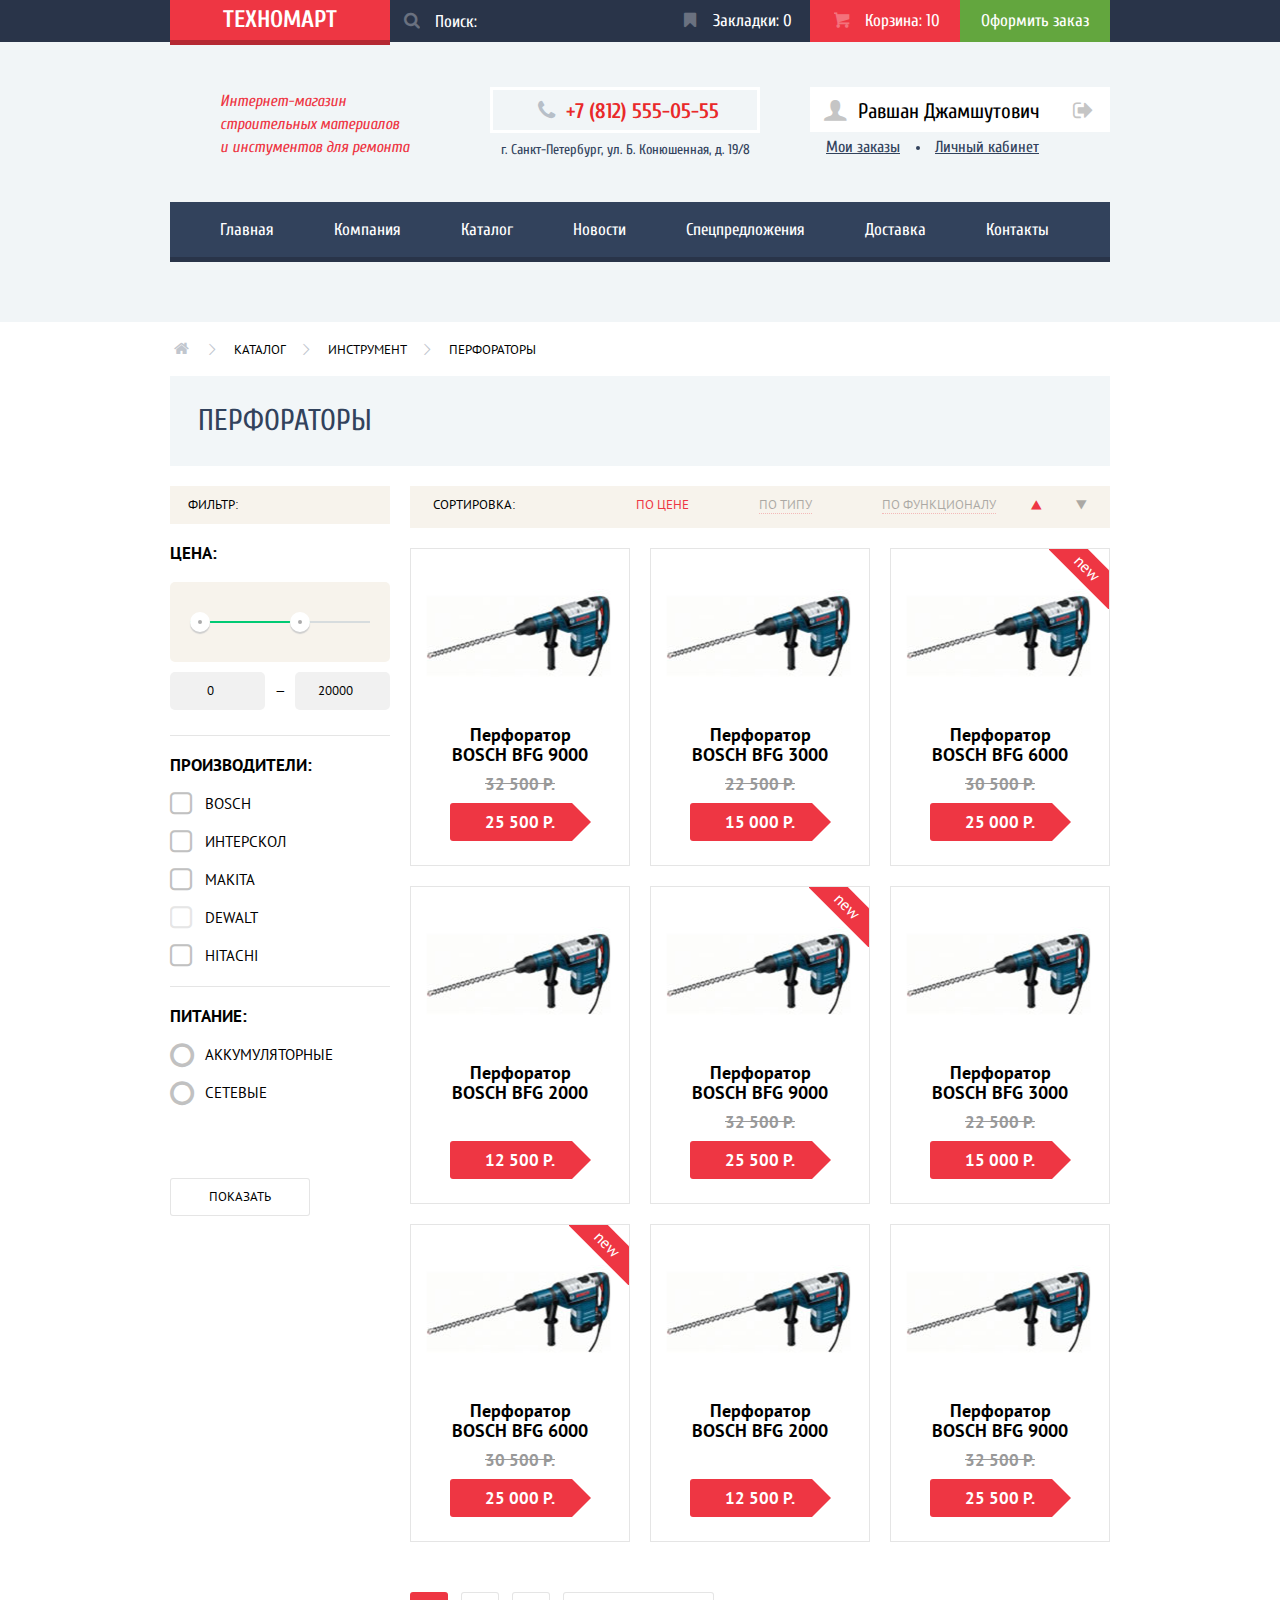
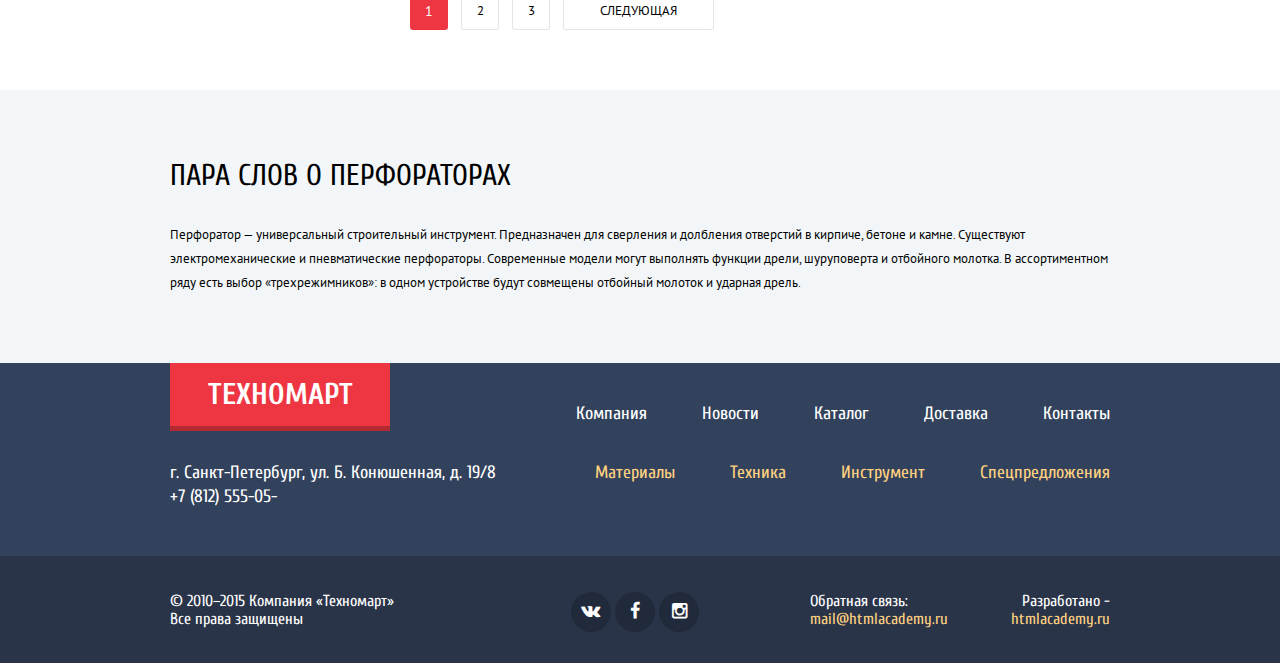
<file: catalog.html>
<!DOCTYPE html>
<html lang="ru">
<head>
    <meta charset="utf-8">
    <title> Каталог товаров магазина "Техномарт" </title>
    <link href='http://fonts.googleapis.com/css?family=Cuprum:400,400italic,700&subset=latin,cyrillic' rel='stylesheet' type='text/css'>
    <link href='http://fonts.googleapis.com/css?family=PT+Sans:400,700&subset=latin,cyrillic' rel='stylesheet' type='text/css'>
    <link rel="stylesheet" href="css/normalize.css">
    <link rel="stylesheet" href="css/style.css">
</head>
<body>

    <!-- ********************* Header *********************** -->

    <header class="header">

        <div class="header-main">

            <div class="container clearfix">

                <div class="f-left">
                    <a class="logo" href="index.html">техномарт</a>
                    <form class="search" action="/echo" method="post">
                        <input class="search-input" type="search" placeholder="Поиск:">
                        <button class="search-btn">
                            <span class="icon-search"></span>
                        </button>
                    </form>
                </div>

                <div class="f-right">
                    <a class="header-counter" href="#">
                        <span class="icon-bookmark"></span>
                        Закладки: 0
                    </a>
                    <a class="header-counter active" href="#">
                        <span class="icon-basket"></span>
                        Корзина: 10
                    </a>
                    <a class="btn-basket" href="#">Оформить заказ</a>
                </div>

            </div>

        </div>

        <div class="container clearfix">

            <p class="site-desc">
                Интернет-магазин строительных материалов и инстументов для ремонта
            </p>

            <address class="header-contacts">
                <div class="tel">
                    <span class="icon-phone"></span>
                    +7 (812) 555-05-55
                </div>
                <p>г. Санкт-Петербург, ул. Б. Конюшенная, д. 19/8</p>
            </address>

            <div class="user-block">
                <div class="btn-auth personal">
                    <a class="profile" href="#">
                        <span class="icon-user"></span>Равшан Джамшутович
                    </a>
                    <a class="logout" href="#">
                        <span class="icon-logout"></span>
                    </a>
                </div>
                <div class="user-block-links">
                    <a href="#">Мои заказы</a>
                    <a href="#">Личный кабинет</a>                    
                </div>
            </div>
        </div>

        <div class="container">
            
            <nav class="main-menu">
                <ul>
                    <li class="main-menu-item">
                        <a href="index.html">Главная</a>
                    <li class="main-menu-item">
                        <a href="#">Компания</a>
                    <li class="main-menu-item active">
                        <a href="#">Каталог</a>
                    <li class="main-menu-item">
                        <a href="#">Новости</a>
                    <li class="main-menu-item">
                        <a href="#">Спецпредложения</a>
                    <li class="main-menu-item">
                        <a href="#">Доставка</a>
                    <li class="main-menu-item">
                        <a href="#">Контакты</a>
                </ul>
            </nav>

        </div>

    </header>

    <!-- ************************* Content ********************************* -->

    <div class="container">
        
        <section class="catalog">
            
            <header class="catalog-header">

                <div class="breadcrumbs"> 
                    <a href="index.html"><span class="icon-home"></span></a>
                    <a href="#">каталог</a>
                    <a href="#">инструмент</a>
                    <a href="#">перфораторы</a>
                </div>
                <h1 class="catalog-header_title">перфораторы</h1>

            </header>

            <div class="clearfix">

                <div class="catalog-column-left">

                    <form action="/echo" method="post">

                        <fieldset class="catalog-filter">

                            <legend class="catalog-filter_main-title">фильтр:</legend>

                            <div class="catalog-filter_price">
                                <div class="catalog-filter_title">цена:</div>
                                <div class="range-controls">
                                    <div class="scale">
                                        <div class="bar" style="margin-left: 0; margin-right: 60px"></div>
                                    </div>
                                    <div class="toggle min-toggle"></div>
                                    <div class="toggle max-toggle"></div>
                                </div>
                                <div class="price-controls">
                                    <input class="min-price" name="min-price" type="number" min="0" max="30000" step="100" value="0"> &mdash; <input class="max-price" name="max-price" type="number" min="100" max="30000" step="100" value="20000">
                                </div>
                            </div>

                            <div class="catalog-filter_brands">
                                <div class="catalog-filter_title">производители:</div>
                                <div class="form-wrapper">
                                    <input type="checkbox" name="filter-brands" id="bosh">
                                    <label for="bosh">bosch</label>
                                </div>
                                <div class="form-wrapper">
                                    <input type="checkbox" name="filter-brands" id="interscol">
                                    <label for="interscol">интерскол</label>
                                </div>
                                <div class="form-wrapper">
                                    <input type="checkbox" name="filter-brands" id="makita">
                                    <label for="makita">makita</label>
                                </div>
                                <div class="form-wrapper">
                                    <input type="checkbox" name="filter-brands" id="dewalt" disabled>
                                    <label for="dewalt">dewalt</label>
                                </div>
                                <div class="form-wrapper">
                                    <input type="checkbox" name="filter-brands" id="hitachi">
                                    <label for="hitachi">hitachi</label>
                                </div>
                            </div>

                            <div class="catalog-filter_type">
                                <div class="catalog-filter_title">питание:</div>
                                <div class="form-wrapper">
                                    <input type="radio" name="filter-type" id="battery">
                                    <label for="battery">аккумуляторные</label>
                                </div>
                                <div class="form-wrapper">
                                    <input type="radio" name="filter-type" id="network">
                                    <label for="network">сетевые</label>
                                </div>
                            </div>

                            <input class="btn btn-white" type="submit" value="показать">
                
                        </fieldset>

                    </form>

                </div> <!-- END catalog-column-left -->

                <div class="catalog-column-right">
                    
                    <section class="catalog-sort">
                        <div class="catalog-wrapper">
                            <span class="catalog-sort_title">сортировка:</span>
                        </div>
                        <div class="catalog-wrapper">
                            <span class="catalog-sort_method active">по цене</span>
                        </div>
                        <div class="catalog-wrapper">
                            <a class="catalog-sort_method" href="#">по типу</a>
                        </div>
                        <div class="catalog-wrapper">
                            <a class="catalog-sort_method" href="#">по функционалу</a>
                        </div>
                        <div class="catalog-wrapper">
                            <span class="catalog-sort_method icon-up-dir active"></span>
                        </div>
                        <div class="catalog-wrapper">
                            <a class="catalog-sort_method" href="#">
                                <span class="icon-down-dir"></span>
                            </a>
                        </div>
                    </section>

                    <section class="catalog-items clearfix">

                        <article class="goods-item">
                            <div class="goods-item_hover">
                                <a class="btn btn-buy" href="#"><span class="icon-basket"></span>Купить</a>
                                <a class="btn btn-bookmark" href="#">В закладки</a>
                            </div>
                            <img class="goods_photo" src="img/goods-item.jpg" width="218" height="162" alt="">
                            <h3 class="goods_title">Перфоратор BOSCH BFG 9000</h3>
                            <div class="goods_old-price">32 500 р.</div>
                            <div class="goods_price">25 500 р.</div>
                        </article>
                        
                        <article class="goods-item">
                            <div class="goods-item_hover">
                                <a class="btn btn-buy" href="#"><span class="icon-basket"></span>Купить</a>
                                <a class="btn btn-bookmark" href="#">В закладки</a>
                            </div>
                            <img class="goods_photo" src="img/goods-item.jpg" width="218" height="162" alt="">
                            <h3 class="goods_title">Перфоратор BOSCH BFG 3000</h3>
                            <div class="goods_old-price">22 500 р.</div>
                            <div class="goods_price">15 000 р.</div>
                        </article>

                        <article class="goods-item">
                            <div class="flag">
                                <div class="flag-new">new</div>
                            </div>                            
                            <div class="goods-item_hover">
                                <a class="btn btn-buy" href="#"><span class="icon-basket"></span>Купить</a>
                                <a class="btn btn-bookmark" href="#">В закладки</a>
                            </div>
                            <img class="goods_photo" src="img/goods-item.jpg" width="218" height="162" alt="">
                            <h3 class="goods_title">Перфоратор BOSCH BFG 6000</h3>
                            <div class="goods_old-price">30 500 р.</div>
                            <div class="goods_price">25 000 р.</div>
                        </article>

                        <article class="goods-item">
                            <div class="goods-item_hover">
                                <a class="btn btn-buy" href="#"><span class="icon-basket"></span>Купить</a>
                                <a class="btn btn-bookmark" href="#">В закладки</a>
                            </div>
                            <img class="goods_photo" src="img/goods-item.jpg" width="218" height="162" alt="">
                            <h3 class="goods_title">Перфоратор BOSCH BFG 2000</h3>
                            <div class="goods_old-price"></div>
                            <div class="goods_price">12 500 р.</div>
                        </article>

                        <article class="goods-item">
                            <div class="flag">
                                <div class="flag-new">new</div>
                            </div>
                            <div class="goods-item_hover">
                                <a class="btn btn-buy" href="#"><span class="icon-basket"></span>Купить</a>
                                <a class="btn btn-bookmark" href="#">В закладки</a>
                            </div>
                            <img class="goods_photo" src="img/goods-item.jpg" width="218" height="162" alt="">
                            <h3 class="goods_title">Перфоратор BOSCH BFG 9000</h3>
                            <div class="goods_old-price">32 500 р.</div>
                            <div class="goods_price">25 500 р.</div>
                        </article>
                        
                        <article class="goods-item">
                            <div class="goods-item_hover">
                                <a class="btn btn-buy" href="#"><span class="icon-basket"></span>Купить</a>
                                <a class="btn btn-bookmark" href="#">В закладки</a>
                            </div>
                            <img class="goods_photo" src="img/goods-item.jpg" width="218" height="162" alt="">
                            <h3 class="goods_title">Перфоратор BOSCH BFG 3000</h3>
                            <div class="goods_old-price">22 500 р.</div>
                            <div class="goods_price">15 000 р.</div>
                        </article>

                        <article class="goods-item">
                            <div class="flag">
                                <div class="flag-new">new</div>
                            </div>
                            <div class="goods-item_hover">
                                <a class="btn btn-buy" href="#"><span class="icon-basket"></span>Купить</a>
                                <a class="btn btn-bookmark" href="#">В закладки</a>
                            </div>
                            <img class="goods_photo" src="img/goods-item.jpg" width="218" height="162" alt="">
                            <h3 class="goods_title">Перфоратор BOSCH BFG 6000</h3>
                            <div class="goods_old-price">30 500 р.</div>
                            <div class="goods_price">25 000 р.</div>
                        </article>

                        <article class="goods-item">
                            <div class="goods-item_hover">
                                <a class="btn btn-buy" href="#"><span class="icon-basket"></span>Купить</a>
                                <a class="btn btn-bookmark" href="#">В закладки</a>
                            </div>
                            <img class="goods_photo" src="img/goods-item.jpg" width="218" height="162" alt="">
                            <h3 class="goods_title">Перфоратор BOSCH BFG 2000</h3>
                            <div class="goods_old-price"></div>
                            <div class="goods_price">12 500 р.</div>
                        </article>

                        <article class="goods-item">
                            <div class="goods-item_hover">
                                <a class="btn btn-buy" href="#"><span class="icon-basket"></span>Купить</a>
                                <a class="btn btn-bookmark" href="#">В закладки</a>
                            </div>
                            <img class="goods_photo" src="img/goods-item.jpg" width="218" height="162" alt="">
                            <h3 class="goods_title">Перфоратор BOSCH BFG 9000</h3>
                            <div class="goods_old-price">32 500 р.</div>
                            <div class="goods_price">25 500 р.</div>
                        </article> 

                    </section> <!-- catalog-items -->

                    <div class="pagination">
                        <div class="btn btn-white pagination-disabled">предыдущая</div>
                        <div class="btn btn-page pagination-current">1</div>
                        <a class="btn btn-page btn-white" href="#">2</a>
                        <a class="btn btn-page btn-white" href="#">3</a>
                        <a class="btn btn-white" href="#">следующая</a>
                    </div>

                </div> <!-- END catalog-column-right -->

            </div> <!-- END clearfix -->

        </section> <!-- END catalog -->

    </div> <!-- END container -->
                
    <section class="catalog-info">
        
        <div class="container">
            
            <h2 class="service-title">пара слов о перфораторах</h2>
            <p>Перфоратор — универсальный строительный инструмент. Предназначен для сверления и долбления отверстий в кирпиче, бетоне и камне. Существуют электромеханические и пневматические перфораторы. Современные модели могут выполнять функции дрели, шуруповерта и отбойного молотка. В ассортиментном ряду есть выбор «трехрежимников»: в одном устройстве будут совмещены отбойный молоток и ударная дрель.</p>

        </div>

    </section>

    <!-- ******************** footer **************************** -->

    <footer class="footer">
        
        <div class="footer-top">

            <div class="container clearfix">

                <div class="f-left">
                    <a class="logo footer-logo" href="index.html">техномарт</a>
                    <address class="footer-contacts">
                        <p>г. Санкт-Петербург, ул. Б. Конюшенная, д. 19/8<br>
                        +7 (812) 555-05-</p>                        
                    </address>
                </div>

                <div class="f-right">
                    <ul class="footer-nav">
                        <li>
                            <a href="#">Компания</a>
                        <li>
                            <a href="#">Новости</a>
                        <li>
                            <a href="#">Каталог</a>
                        <li>
                            <a href="#">Доставка</a>
                        <li>
                            <a href="#">Контакты</a>
                    </ul>
                    <ul class="footer-nav_goods">
                        <li>
                            <a class="tx-gold" href="#">Материалы</a>
                        <li>
                            <a class="tx-gold" href="#">Техника</a>
                        <li>
                            <a class="tx-gold" href="#">Инструмент</a>
                        <li>
                            <a class="tx-gold" href="#">Спецпредложения</a>
                    </ul>
                </div>

            </div> <!-- END container -->

        </div> <!-- END footer-top -->

        <div class="footer-bottom">

            <div class="container clearfix">

                <section class="footer-copyright">
                    <p>© 2010–2015 Компания «Техномарт»<br>
                    Все права защищены</p>
                </section>

                <section class="footer-social">
                    <a href="#" class="social-btn">
                        <span class="icon-vk"></span>
                    </a>
            <a href="#" class="social-btn">
                <span class="icon-facebook"></span>
            </a>
            <a href="#" class="social-btn">
                <span class="icon-instagramm"></span>
            </a>
                </section>

                <section class="footer-feedback">
                    <p>Обратная связь:</p>
                    <address>
                        <a class="tx-gold" href="mailto:mail@htmlacademy.ru">mail@htmlacademy.ru</a>
                    </address>
                </section>

                <section class="footer-made-by">
                    <p>Разработано -<br>
                    <a class="tx-gold" href="http://htmlacademy.ru">htmlacademy.ru</a></p>
                </section>

        </div> <!-- END container -->

        </div> <!-- END footer-bottom -->

    </footer>

    <!-- ********************* POPUP ******************************* -->
    <div class="popup js-buy">

        <div class="popup-close" title="Закрыть">                   
        </div>
        
        <div class="popup-content">            
            <p class="popup-check">Товар добавлен в корзину!</p>            
        </div>

        <div class="popup-buttons">
            <a class="btn" href="#">оформить заказ</a>
            <button class="btn btn-white js-cancel">продолжить покупки</button>
        </div>

    </div> <!-- END popup -->
    
    <script src="http://code.jquery.com/jquery-2.1.4.min.js"></script>
    <script src="js/scripts.js"></script>

</body>
</html>
</file>
<file: css/style.css>
/* ~~~~~~~~~~ ИКОНОЧНЫЕ ШРИФТЫ ~~~~~~~~~~~~~~ */

@charset "UTF-8";

 @font-face {
  font-family: 'symbols-technomart';
  src: url('../font/symbols-technomart.eot?22619757');
  src: url('../font/symbols-technomart.eot?22619757#iefix') format('embedded-opentype'),
       url('../font/symbols-technomart.woff?22619757') format('woff'),
       url('../font/symbols-technomart.ttf?22619757') format('truetype'),
       url('../font/symbols-technomart.svg?22619757#symbols-technomart') format('svg');
  font-weight: normal;
  font-style: normal;
}
/* Chrome hack: SVG is rendered more smooth in Windozze. 100% magic, uncomment if you need it. */
/* Note, that will break hinting! In other OS-es font will be not as sharp as it could be */
/*
@media screen and (-webkit-min-device-pixel-ratio:0) {
  @font-face {
    font-family: 'symbols-technomart';
    src: url('../font/symbols-technomart.svg?22619757#symbols-technomart') format('svg');
  }
}
*/
 
 [class^="icon-"]:before, [class*=" icon-"]:before {
  font-family: "symbols-technomart";
  font-style: normal;
  font-weight: normal;
  speak: none;
 
  display: inline-block;
  text-decoration: inherit;
  width: 1em;
  margin-right: .2em;
  text-align: center;
  /* opacity: .8; */
 
  /* For safety - reset parent styles, that can break glyph codes*/
  font-variant: normal;
  text-transform: none;
     
  /* fix buttons height, for twitter bootstrap */
  line-height: 1em;
 
  /* Animation center compensation - margins should be symmetric */
  /* remove if not needed */
  margin-left: .2em;
 
  /* you can be more comfortable with increased icons size */
  /* font-size: 120%; */
 
  /* Uncomment for 3D effect */
  /* text-shadow: 1px 1px 1px rgba(127, 127, 127, 0.3); */
}
 
.icon-left:before { content: '\3c'; } /* '&lt;' */
.icon-right:before { content: '\3e'; } /* '&gt;' */
.icon-basket:before { content: '\62'; } /* 'b' */
.icon-facebook:before { content: '\66'; } /* 'f' */
.icon-twitter:before { content: '\74'; } /* 't' */
.icon-vk:before { content: '\76'; } /* 'v' */
.icon-up:before { content: '\2c4'; } /* '˄' */
.icon-down:before { content: '\2c5'; } /* '˅' */
.icon-left-big:before { content: '\2190'; } /* '←' */
.icon-right-big:before { content: '\2192'; } /* '→' */
.icon-login:before { content: '\2386'; } /* '⎆' */
.icon-logout:before { content: '\241b'; } /* '␛' */
.icon-up-dir:before { content: '\25b2'; } /* '▲' */
.icon-down-dir:before { content: '\25bc'; } /* '▼' */
.icon-circle:before { content: '\25cb'; } /* '○' */
.icon-circle-dot:before { content: '\25cf'; } /* '●' */
.icon-star:before { content: '\2605'; } /* '★' */
.icon-check-off:before { content: '\2610'; } /* '☐' */
.icon-check-on:before { content: '\2611'; } /* '☑' */
.icon-youtube:before { content: '\f39e'; } /* '' */
.icon-home:before { content: '🏠'; } /* '\1f3e0' */
.icon-user:before { content: '👨'; } /* '\1f468' */
.icon-phone:before { content: '📞'; } /* '\1f4de' */
.icon-instagramm:before { content: '📷'; } /* '\1f4f7' */
.icon-search:before { content: '🔍'; } /* '\1f50d' */
.icon-bookmark:before { content: '🔖'; } /* '\1f516' */

/* ~~~~~~~~~~~~~~~~~~~~~~~~~~~~~~~ GENERAL RULES ~~~~~~~~~~~~~~~~~~~~~~~~~~~~~~~~~~~~~~*/

body {
  min-width: 960px;

  color: #000;
  vertical-align: baseline;
  line-height: 24px;
  font: normal 13px Cuprum, Arial, sans-serif;
}

a {
  text-decoration: none;
  vertical-align: baseline;
}

/* ~~~~~~~~~~~~~~~~~~~~~~~~~~~~~~~~~~~~ COMMON ~~~~~~~~~~~~~~~~~~~~~~~~~~~~~~~~~~~~~~ */

.container {
  width: 940px;
  margin: 0 auto;
  padding: 0 10px;
}

.clearfix::after {
  content: "";
  display: table;
  clear: both;
}

.f-left {
  float: left;
}

.f-right {
  float: right;
}

.btn {
  display: inline-block;
  height: 38px;
  padding: 0 37px;

  color: #fff;
  font-size: 14px;
  line-height: 38px;
  text-transform: uppercase;
  text-align: center;
  vertical-align: top;

  background: #ee3643;
  border: none;
  border-radius: 3px;
  transition: all .2s ease-in;
}

.btn:hover {
  background: #ca2c37;
}

.btn:active {
  background: #ba2732;
}

.btn-white {
  color: #000;
  font-size: 13px;

  background: #fff;
  box-shadow: inset 0 0 0 1px #e5e5e5;
}

.btn-white:hover {
  background: #fff;
  box-shadow: inset 0 0 0 1px #bdc6ca;

  cursor: pointer;
}

.btn-white:active {
  background: #fff;
  box-shadow: inset 0 0 0 1px #ee3643;
}

.btn-white:focus {
  box-shadow: inset 0 0 0 1px #ee3643;
  outline: none;
}

.flag {
  position: absolute;
  top: 0;
  right: 0;
  z-index: 100;

  width: 60px;
  height: 60px;

  overflow: hidden;
}

.flag-new {
  position: absolute;
  right: -53px;
  top: 5px;

  width: 150px;
  padding: 5px 0;

  color: #fff;
  font-size: 16px;
  line-height: 18px;
  text-align: center;
  text-transform: none;

  background: #ee3643;
  -webkit-transform: rotate(45deg);
          transform: rotate(45deg);
}

.tx-gold {
  color: #ffd180;
}

/* ~~~~~~~~~~~~~~~~~~~~~~~~~~~~~~~~~~~ POPUP ~~~~~~~~~~~~~~~~~~~~~~~~~~~~~~~~~~~~~~~~~~ */

.popup {
  position: fixed;
  top: 85px;
  left: 50%;

  display: none;
  width: 620px;
  border-top: 7px solid #ee3643;
  margin-left: -310px;

  line-height: 18px;

  background: #fff;
  box-shadow: 0 20px 40px 0 rgba(41, 52, 73, .75);
  z-index: 1500;  
}

@-webkit-keyframes appearance {
  0% {
    -webkit-transform: scale(.1);
            transform: scale(.1);
  }

  70% {
    -webkit-transform: scale(1.5);
            transform: scale(1.5);
  }

  100% {
    -webkit-transform: scale(1);
            transform: scale(1);
  }
}

@keyframes appearance {
  0% {
    -webkit-transform: scale(.1);
            transform: scale(.1);
  }

  70% {
    -webkit-transform: scale(1.5);
            transform: scale(1.5);
  }

  100% {
    -webkit-transform: scale(1);
            transform: scale(1);
  }
}

.popup-show {
  display: block;
}

.popup-appear {
  -webkit-animation: appearance .4s 1 ease-in;
          animation: appearance .4s 1 ease-in;
}

.popup-close {
  position: absolute;
  top: 10px;
  right: 10px;
  
  width: 25px;
  height: 20px;

  cursor: pointer;
  z-index: 100;
}

.popup-close::before,
.popup-close::after {
  content: "";

  position: absolute;
  top: 7px;

  display: block;
  width: 25px;
  height: 5px;

  background: #ee3643;
}

.popup-close::before {
  -webkit-transform: rotate(45deg); 
          transform: rotate(45deg);
}
.popup-close::after {
  -webkit-transform: rotate(315deg);  
          transform: rotate(315deg);
}

.popup-content {
  padding: 48px 80px;
}

.popup-column {
  width: 220px;
  margin-bottom: 20px;
}

.popup label {
  display: block;
  margin-bottom: 13px;

  font-size: 18px;
}

.popup input,
.popup textarea {
  width: 100%;
  box-sizing: border-box;
  padding: 8px 15px;
  border: 2px solid #d7dcde;

  font-family: "PT Sans", "Open Sans", sans-serif;

  border-radius: 3px;
  outline: none;
}

.popup textarea {
  height: 115px;

  resize: none;
}

.popup-check {
  padding: 20px 0px 20px 100px;
  margin: 0;

  font-size: 30px;
  line-height: 30px;

  background: transparent url("../img/popup-check.png") no-repeat 0 50%;
}

.popup-buttons {
  padding: 37px 80px;

  background: #f1f1f1;
}

.popup-buttons .btn {
  width: 220px;
  padding: 0;
}

.popup-buttons .btn-white {
  margin-left: 16px;
}

@keyframes shake {
  0%, 100% {
    -webkit-transform: translateX(0);
            transform: translateX(0);
  }
  10%, 30%, 50%, 70%, 90% {
    -webkit-transform: translateX(-10px);
            transform: translateX(-10px);
  }
  20%, 40%, 60%, 80% {
    -webkit-transform: translateX(10px);
            transform: translateX(10px);
  }
}

@-webkit-keyframes shake {
  0%, 100% {
    -webkit-transform: translateX(0);
            transform: translateX(0);
  }
  10%, 30%, 50%, 70%, 90% {
    -webkit-transform: translateX(-10px);
            transform: translateX(-10px);
  }
  20%, 40%, 60%, 80% {
    -webkit-transform: translateX(10px);
            transform: translateX(10px);
  }
}

.popup-error {
  -webkit-animation: shake .6s;
          animation: shake .6s;
}

/* ~~~~~~~~~~~~~~~~~~~~~~~~~~~~~~~~~~~ HEADER ~~~~~~~~~~~~~~~~~~~~~~~~~~~~~~~~~~~~~~~~~ */

.header {
  background: #f1f5f7;
  padding-bottom: 65px;
}

.header-main {
  margin-bottom: 45px;

  color: #fff;

  background: #293449;
}

.header-main span,
.header-main a,
.search-input {
  font-size: 17px;
  line-height: 18px;
}

.header-main a {
  color: #fff;
}

.header-main span {
  opacity: .3;
}

body .logo {
  display: block;
  width: 220px;

  font-weight: bold;
  font-size: 24px;
  text-transform: uppercase;
  text-align: center;
  line-height: 40px;

  background: #ee3643;
  box-shadow: 0 5px 0 0 #b52933;
  transition: all .3s ease-in;
}

.header-main .logo {
  float: left;
}

a.logo:hover {
  background: #ca2c37;
}

a.logo:active {
  background: #ba2732;
}

.search {
  float: left;
  width: 270px;
  height: 42px;;
}

.search-btn {
  float: left;
  height: 42px;
  padding: 0 10px;
  border: none;

  background: transparent;
}

.search-btn span {
  transition: opacity .2s ease-in;
}

.search:hover span {
  opacity: 1;
}

.search:hover {
  background: #212a3a;
}

.search-input {
  width: 224px;
  height: 42px;
  padding: 0 1px;

  background: transparent;
  border: none;

  outline: none;
}

.search-input::-webkit-input-placeholder {
  color: #fff;
}

.search-input:-ms-input-placeholder {
  color: #fff;
}

.search-input::-moz-placeholder {
  opacity: 1;
  color: #fff;
}

.search-input:placeholder-shown {
  color: #fff;
}

.search-input:focus + .search-btn {
  color: #ee3643;;

  background: #fff;
}

.search-input:focus + .search-btn span {
  opacity: 1;
}

.search-input:focus {
  color: #000;

  background: #fff;
}

.header-counter,
.btn-basket {
  display: block;
  float: left;
  width: 150px;

  text-align: center;
}

.header-counter {
  padding: 12px 0;
}

.header-counter span {
  padding-right: 8px;

  transition: all .3s ease-in;
}

.header-counter:hover span {
  opacity: 1;
}

.header-counter:active span {
  opacity: .5;
}

.header-counter:hover {
  background: #212a3a;
  
}

.header-counter:active {
  background: #161d29;
}

.header-counter.active:hover {
  background: #ca2c37;
}

.header-counter.active:active {
  background: #ba2732;
}

.header-counter.active {
  background: #ee3643;
}

.btn-basket {
  padding: 12px 0;

  background: #63a63e;
  transition: all .3s ease-in;
}

.btn-basket:hover {
  background: #5fbb2d;
}

.btn-basket:active {
  background: #518534;
  
  color: rgba(255, 255, 255, .5);
}

.site-desc {
  float: left;
  width: 190px;
  padding-top: 3px;
  margin: 0 80px 0 50px;

  color: #ee3643;
  font-style: italic;
  font-size: 16px;
  line-height: 23px;
}

.header-contacts {
  float: left;
  width: 270px;

  text-align: center;
}

.header-contacts p {

  font-size: 14px;
  line-height: 24px;
  font-style: normal;
  color: #32425c;
  margin: 0;
}

.tel {
  padding: 9px 0;

  color: #e9292a;
  font-size: 21px;
  line-height: 17px;
  font-style: normal;
  font-weight: bold;

  border: 3px solid #fff;
  margin-bottom: 5px;
}

    /* ~~~~~~~~~~~~~~~~ user-block ~~~~~~~~~~~~~~ */

.user-block {
  float: right;
}

.header-contacts span,
.user-block span {
  font-weight: normal;
  font-size: 22px;
  line-height: 18px;
}

.header-contacts span {
  color: #b7bfc8;
}

.user-block span {
  color: #c5c5c5;

  transition: all .3s ease-in;
}

.btn-auth {
  display: inline-block;

  color: #000;
  font-size: 21px;
  line-height:18px;
  vertical-align: middle;

  background: #fff;
  transition: all .3s ease-in;
}

.btn-auth:hover {
  color: #ee3643;
}

.btn-auth:active {
  color: rgba(0, 0, 0, .3);
}

.btn-auth span {
  padding-right: 7px;
}

.login:hover span {
  color: #32425c;
}

.login:active span {
  color: #c5c5c5;
}

.registration {
  padding: 13.5px 25px;
}

.login {
  padding: 11.5px 25px 11.5px 10px;
  margin-right: 10px;
}

.personal {
  padding: 11.5px 5px 11.5px 10px;
  margin-bottom: 6px;
  width: 285px;
}

.personal a {
  color: #000;
}

.profile:hover span,
.logout:hover span {
  color: #32425c;
}

.profile:active span,
.logout:active span {
  color: #c5c5c5;
}

.personal a:active {
  color: rgba(0, 0, 0, .3);
}


.logout {
  display: block;
  float: right;
}

.logout .icon-logout {
  margin-right: 0;
}

.user-block {
  max-width: 300px;
}

.user-block-links a{
  position: relative;

  padding-right: 16px;
  padding-left: 16px;

  color: #32425c;
  font-size: 16px;
  line-height: 18px;

  text-decoration: underline;
}

.user-block-links a:hover {
  color: #ee3643;
}

.user-block-links a:active {
  color: rgba(50, 66, 92, .3);
}

.user-block-links a:first-child::after {
  content: "";

  position: absolute;
  right: -4px;
  bottom: 6px;

  display:block;
  width: 4px;
  height: 4px;

  border-radius: 50%;
  background: #32425c;
}

    /* ~~~~~~~~~~~~ main-menu ~~~~~~~~~~~~~~ */

.main-menu {
  height: 55px;
  margin-top: 40px;

  background: #32425c;
  box-shadow: 0 5px 0 0 #293449;
}

.main-menu ul {
  padding-left: 20px;
}

.main-menu-item {
  display: inline-block;
  vertical-align: top;
}

.main-menu-item,
.main-menu-item a {
  color: #fff;
  font-size: 17px;
  line-height: 17px;  
}

.main-menu-item a {
  display: block;
  padding: 19px 30px;

  transition: all .3s ease-in;
}

.main-menu-item a:hover {
  background: #293449;
}

.main-menu-item a:active {
  padding-bottom: 24px;

  color: rgba(255, 255, 255, .5);

  background: #1d2739;
}

/* ~~~~~~~~~~~~~~~~~~~~~~~~~~~~~~~~ MAIN ~~~~~~~~~~~~~~~~~~~~~~~~~~~~~~~~~~ */

main {
  padding-top: 60px;
}

.promo {
  margin-bottom: 33px;
}

.promo-item {
  position: relative;

  float: left;
  width: 300px;
  height: 123px;
  box-sizing: border-box;
  padding: 22px 0 22px 25px;
  margin-left: 20px;
  margin-bottom: 20px;
}

.materials {
  background: #f6b22d;
}

.tools {
  background: #4aafde;
}

.tech {
  background: #cc79d1;
}

.discount {
  background: #85d179;
}

.delivery {
  background: #f6b22d;
}


.promo > .promo-item:first-child {
  margin-left: 0;
}

.promo-item_title {
  margin-bottom: 12px;

  color: #fff;
  font-size: 24px;
  font-weight: bold;
  line-height: 30px;
}

.promo-item .btn {
  min-width: 131px;
  padding: 0 2px;

  background: rgba(255, 255, 255, .1);
}

.promo-item .btn:hover {
  background: rgba(255, 255, 255, .2);
}

.promo-item .btn:active {
  background: rgba(255, 255, 255, .3);
}

.big-icon {
  position: absolute;
  right: 0;
  top: 0;

  width: 120px;
  height: 123px;
  background: transparent url(../img/sprite-big-icons.png) no-repeat;
  
}

.big-icon-tools {
  background-position: -120px 0;
}

.big-icon-tech {
  background-position: -240px 0;
}

.big-icon-disc {
  background-position: -360px 0;
}

.big-icon-deliv {
  background-position: -480px 0;
}

    /* ~~~~~~~~~~~~ slider ~~~~~~~~~~~~ */

.slider {
  position: relative;

  float: left;
  width: 620px;
  height: 266px;

  color: #fff; 

  background: #bfbfbf;
  overflow: hidden;
}

.slider-container {
  position: relative;
  left: 0;

  width: 5000px;

  font-size: 0;

  transition: all .3s;
}

.slider-item {
  position: relative;

  display: inline-block;
  margin: 0;

  vertical-align: top;
}

.slider-item figcaption {
  position: absolute;
  top: 25px;
  left: 25px;
}

.slider-title {
  font-size: 36px;
  line-height: 30px;
  font-weight: bold;
  text-transform: uppercase;
}

.slider-item p {
  margin: 0;
  margin-top: 5px;

  font-size: 18px;
  line-height: 24px;
}

.slider .btn {
  position: absolute;
  top: 205px;
  left: 25px;

  width: 191px;
  padding-right: 2px;
  padding-left: 2px;
}

.slider-prev,
.slider-next {
  position: absolute;
  top: 113px;

  font-size: 45px;
}

.slider-prev:hover,
.slider-next:hover {
  cursor: pointer;
}

.slider-prev {
  left: 0;
}

.slider-next {
  right: 0;
}

.slider-nav-dots {
  position: absolute;
  left: 50%;
  bottom: 42px;

  width: 200px;
  height: 10px;
  margin-left: -100px;

  text-align: center;
}

.slider-dot {
  display: inline-block;
  height: 10px;
  width: 10px;
  margin-right: 10px;

  background: #fff;
  border-radius: 50%;
}

.slider-dot:not(.active):hover {
  cursor: pointer;
}

.slider-dot.active {
  background: #ee3643;
  box-shadow: inset 0 0 0 2px #fff;
}

    /* ~~~~~~~~~~~~~~~~~~~~  Popular ~~~~~~~~~~~~~~~~~~ */

.popular-header {
  padding: 25px 24px 25px 28px;
  margin-bottom: 20px;

  background: #f7f3ec;
}

.popular-header_title {
  float: left;
  margin: 3px 0 0;
  width: 600px;

  color: #32425c;
  font-size: 30px;
  font-weight: normal;
  text-transform: uppercase;
  line-height: 30px;
}

.popular-header .btn {
  float: right;
  min-width: 240px;
  padding-right: 6px;
  padding-left: 6px;
}

.goods-item {
  position: relative;

  box-sizing: border-box;
  border: 1px solid #e5e5e5;
  float: left;
  min-height: 318px;
  width: 220px;
  margin-right: 20px;
  margin-bottom: 20px;

  text-align: center;
}

.popular .goods-item:nth-of-type(4n),
.catalog-items .goods-item:nth-child(3n) {
  margin-right: 0;
}

.goods-item_hover {
  position: absolute;
  top: 0;
  left: 0;

  opacity: 0;
  height: 162px;
  transition: all .3s ease-in;
}

.goods-item:hover .goods-item_hover{
  opacity: 1;
}

.goods-item:hover .goods_photo {
  visibility: hidden;
}

.goods-item:hover {
  box-shadow: 0 10px 25px 0 rgba(41, 52, 73, .5);
}

.goods-item_hover .btn {
  width: 115px;
  padding-left: 10px;
  padding-right: 10px;
}

.btn-buy {
  position: relative;

  margin-top: 45px;
  margin-bottom: 8px;

  background: #63a63e;
  box-shadow: inset 0 -3px 0 0 #367315;
}

.btn-buy .icon-basket {
  position: absolute;
  left: 12px;

  opacity: .3;
  transition: all .3s ease-in;
}

.btn-buy:hover {
  background: #5fbb2d;
}

.btn-buy:hover .icon-basket,
.btn-buy:active .icon-basket {
  opacity: 1;
}

.btn-buy:active {
  background: #518534;
}

.btn-bookmark {
  color: #32425c;

  background: #fff;
  box-shadow: inset 0 0 0 3px #63a63e;
}

.btn-bookmark:hover {
  box-shadow: inset 0 0 0 3px #32425c;
  background: #fff;
}

.btn-bookmark:active {
  box-shadow: inset 0 0 0 3px #32425c;
  background: #fff;
  opacity: .3;
}

.goods_photo {
  height: 162px;
  width: 218px;
}

.goods_photo img {
  max-width: 100%;
}

.goods_title,
.goods_old-price,
.goods_price {
  font-weight: bold;
  font-family: "PT Sans", "Open Sans", sans-serif;
}

.goods_title {
  min-height: 40px;
  padding: 0 31px;
  margin: 10px 0;

  font-size: 18px;
  line-height: 20px;
  text-transform: none;
}

.goods_old-price,
.goods_price {
  font-size: 17px;
  line-height: 18px;
  text-transform: uppercase;
}

.goods_old-price {
  margin: 10px 0;
  min-height: 18px;

  text-decoration: line-through;
  color: #999;
}

.goods_price {
  position: relative;

  width: 120px;
  padding: 10px;
  margin: 10px auto 20px;

  color: #fff;

  background: #ee3643;
  border-radius: 3px;
}

.goods_price::after {
  content: "";

  position:absolute;
  top:0;
  right:-20px;

  width:0;
  height:0;
  border:19px solid white;
  border-left-color:#ee3643;
}

    /* ~~~~~~~~~~~~~~~~~~~~ Brands ~~~~~~~~~~~~~~~~~~~~~~ */

.brands {
  margin-bottom: 65px;
}

.brands-item {
  float: left;
  width: 220px;
  height: 145px;
  margin-right: 20px;
  margin-bottom: 20px;

  vertical-align: top;
  transition: all .2s ease-in;
}

.brands-item:nth-of-type(4n) {
  margin-right: 0;
}

.brands-item:hover {
  box-shadow: 0 10px 25px 0 rgba(41, 52, 73, .5);
} 

.brands-item:active {
  box-shadow: 0 4px 10px 0 rgba(41, 52, 73, .5);
}

.brands-item:active img {
  opacity: .3;
}

    /* ~~~~~~~~~~~~~~~ service ~~~~~~~~~~~~~~~ */

.service {
  padding: 70px 0 0;

  line-height: 24px;

  background: #f2f6f8;
}

.service p {
  margin: 0;

  font-family: "PT Sans", "Open Sans", sans-serif;
}

.service-title {
  margin: 0 0 30px;

  font-size: 30px;
  font-weight: normal;
  text-transform: uppercase;
}

.service .service-intro {
  width: 410px;
  margin-bottom: 25px;
}

.service-menu {
  position: relative;

  float: left;
  width: 240px;
  margin: 0;
  padding: 45px 0;

  list-style: none;
}

.service-menu::after {
  position: absolute;
  right: 0;
  top: 0;
  z-index: 100;

  content: "";
  width: 10px;
  height: 272px;

  background-image: url("../img/bg-service_menu.png");
  background-repeat: no-repeat;
}

.service-menu li {
  box-sizing: border-box;
  /*border-top: 1px solid #405069;
  border-bottom: 1px solid #293449;*/
  min-height: 60px;
  padding-left: 23px;

  color: #fff;
  font-size: 21px;
  font-weight: bold;
  line-height: 60px;

  background: #32425c;
  box-shadow:
    inset 0 1px 0 0 #405069,
    inset 0 -1px 0 0 #293449;
  cursor: pointer;
  transition: all .3s ease-in;
  overflow: hidden;
}

.service-menu li:hover {
  background: #293449;
}

.service-menu .active {
  color: #32425c;

  background: #fff;
  box-shadow: none;
  cursor: default;
}

.service-menu .active:hover {
  background: #fff;
}

.service-column {
  display: none;
  float: left;
  width: 620px;
  min-height: 280px;
  padding-top: 45px;
  padding-left: 80px;
}

.service-column.active {
  display: block;
  -webkit-animation: visible .6s;
          animation: visible .6s;
}

@-webkit-keyframes visible{
  0% {
    opacity: 0;
  }
  100% {
    opacity: 1;
  }
}

@keyframes visible{
  0% {
    opacity: 0;
  }
  100% {
    opacity: 1;
  }
}

.service-content_title {
  margin: 0 0 30px;

  color: #32425c;
  font-size: 36px;
  font-weight: normal;
  text-transform: uppercase;
}

.service-delivery {
  background-image: url("../img/bg-service_delivery.png");
  background-repeat: no-repeat;
  background-position: 100% 100%;
}

.service-guarantee {
  background-image: url("../img/bg-service_guarantee.png");
  background-repeat: no-repeat;
  background-position: 100% 100%;
}

.service-credit {
  background-image: url("../img/bg-service_credit.png");
  background-repeat: no-repeat;
  background-position: 100% 100%;
}

.service-delivery p,
.service-credit p{
  width: 285px;
}

.service-guarantee p {
  width: 380px;
}

.service-credit .btn {
  margin-top: 25px;
  width: 121px;
}

    /* ~~~~~~~~~~~~~~~~~~~~~ Info ~~~~~~~~~~~~~~~~~~~~~~~ */

.info {
  padding: 80px 0;
}

.info p {
  margin: 0 0 24px;

  font: 13px normal "PT Sans", "Open Sans", sans-serif;
  line-height: 24px;
}

.info-title {
  margin: 0 0 30px;

  font-size: 30px;
  font-weight: normal;
  text-transform: uppercase;
}

.info-about {
  float: left;
  width: 535px;
}

.info-about p:last-of-type {
  margin-bottom: 22px;
}

.info-contacts {
  float: right;
  width: 300px;
}

.info-contacts .btn {
  width: 100%;
  box-sizing: border-box;
}

.list {
  list-style: none;
  padding-left: 0;
  margin: 0 0 30px;
}

.list li {
  position: relative;

  padding-left: 35px;
  margin-bottom: 22px;

  font-size: 18px;
  line-height: 20px;
}

.list li::before {
  content: "";
  position: absolute;
  left: 0;
  top: 50%;

  display: block;
  width: 25px;
  height: 2px;

  background: #fb565a;
}

.contacts-map {
  position: relative;
  width: 300px;
  height: 158px;

  background: url("../img/map.jpg") no-repeat;
  margin: 52px 0 40px;

  overflow: hidden;
}

.map-show {
  overflow: visible;
}

.contacts-map .popup-close {
  position: absolute;
  top: -131px;
  right: 10px;

}

.map-inner {
  position: absolute;
  bottom: -81px;
  right: 0;

  width: 940px;
  height: 380px;

  box-shadow: 0 0 20px 5px rgba(0, 0, 0, .3);
}

/* ~~~~~~~~~~~~~~~~~~~~~~~~~~~~~~~~~~~~ FOOTER ~~~~~~~~~~~~~~~~~~~~~~~~~~~~~~~~~~~~~~~~ */

.footer {
  color: #fff;
}

.footer p {
  margin: 0;
}

.footer address {
    font-style: normal;
}

.footer a:not(.logo):not(.social-btn):hover {
  text-decoration: underline;
}

.footer-top,
.footer-top a {
  font-size: 18px;
  line-height: 24px;
}

.footer-top {
  padding-bottom: 47px;

  background: #32425c;
}

.footer .logo {
  margin-bottom: 35px;

  font-size: 30px;
  line-height: 63px;
  color: #fff;;
}

.footer-contacts {
  width: 335px;
}

.footer-nav,
.footer-nav_goods {
  padding: 0;
  margin: 0;
  width: 605px;

  list-style: none;
  text-align: right;
}

.footer-nav {
  padding: 39px 0 35px;
}

.footer-nav li,
.footer-nav_goods li {
  display: inline-block;
  padding-left: 55px;

  text-align: right;
  vertical-align: top;
}

.footer-nav a {
  color: #fff;
}

.footer-nav a:active,
.footer-nav_goods a:active {
  opacity: .5;
  text-decoration: none;
}

.footer-bottom {
  padding: 36px 0 31px;

  background: #293449;
}

.footer-bottom,
.footer-bottom a {
  font-size: 16px;
  line-height: 18px;
}

.footer-copyright,
.footer-social,
.footer-feedback,
.footer-made-by {
  float: left;
}

.footer-copyright {
  width: 290px;
}

.footer-social {
  width: 350px;

  text-align: center;
}

.social-btn {
  display: inline-block;
  width: 40px;
  height: 40px;


  background: #212a3a;
  border-radius: 50%;
  vertical-align: top;
  transition: all .3s ease-in;
}

.social-btn span {
  color: #fff;
  font-size: 18px;
  line-height: 40px;
}

.social-btn:hover,
.social-btn:active {
  background: #ee3643;
}

.icon-vk {
  margin-right: 3px;
}

.footer-feedback,
.footer-made-by {
  width: 150px;
}

.footer-feedback {
  text-align: left;
}

.footer-made-by {
  text-align: right;
}

.footer-feedback a:active,
.footer-made-by a:active {
  color: #ee3643;

  text-decoration: none;
}


/* ~~~~~~~~~~~~~~~~~~~~~~~~~~~~~~~~~~~~~~~~~~~~~~~~ CATALOG PAGE ~~~~~~~~~~~~~~~~~~~~~~~~~~~~~~~~~~~~~~~~~~~~~~~~~~~~~~~~~~~~~~~~~~~~~~~*/

.catalog {
  font-family: "PT Sans", "Open Sans", sans-serif;
}

.breadcrumbs {
  padding: 16px 0;
}

.breadcrumbs a {
  padding-right: 13px;

  color: #000;
  line-height: 18px;
  text-transform: uppercase;
}

.breadcrumbs a::after {
  content: "\3e";

  margin-left: 13px;

  display: inline-block;
  width: 1em;

  font-family: "symbols-technomart";
  color: #c1c6ce;
  font-size: 13px;
  line-height: 20px;
  text-align: center;
}

.breadcrumbs a:last-child::after {
  content: "";
}

.breadcrumbs span {
  color: #c1c6ce;
  font-size: 16px;
  line-height: 20px;
}

.catalog-header_title {
  height: 90px;
  margin: 0 0 20px;
  padding-left: 28px;

  color: #32425c;
  font-family: Cuprum, Arial, sans-serif;
  font-size: 30px;
  font-weight: normal;
  line-height: 90px;
  text-transform: uppercase;

  background: #f2f6f8;
} 

.catalog-column-left,
.catalog-column-right {
  text-transform: uppercase;
}

/* ~~~~~~~~~~~~~~~ catalog-filter ~~~~~~~~~~~~~~~~~~~~ */

.catalog-column-left {
  float: left;
  width: 220px;
}

.catalog-filter {
  border: none;
  padding: 0;
  margin: 0;
}

.catalog-filter_main-title,
.catalog-sort {
  box-sizing: border-box;
  width: 100%;
  min-height: 38px;
  padding-left: 18px;

  line-height: 38px;

  background: #f7f3ec; 
}

.catalog-filter_price {
  padding-bottom: 25px;
  border-bottom: 1px solid #e5e5e5;
}

.catalog-filter_title {
  display: block;
  width: 100%;
  padding: 14px 0;

  font-size: 17px;
  font-weight: bold;
  line-height: 30px;
}

.range-controls {
  position: relative;

  height: 60px;
  margin-bottom: 10px;
  padding: 10px 20px;

  background: #f7f3ec;
  border-radius: 5px;
}

.range-controls .scale{
  margin-top: 29px;
  height: 2px;

  background: #d7dcde;
}

.range-controls .bar{
  height: 2px;

  background: #00ca74;
  z-index: 10;
}

.range-controls .toggle{
  position: absolute;
  top: 30px;
  left: 20px; 
  width: 4px;
  height: 4px;
  border: 8px solid white;

  background: #ababab;
  cursor: pointer;
  border-radius: 50%;
  box-shadow: 0 2px 1px 0 #cfcfcf;
  z-index: 1000;
}

.range-controls .max-toggle {
  left: 120px;
}

.price-controls {
  height: 38px;

  text-align: justify;
}

.price-controls:after {
  content: "";
  display: inline-block;
  width: 100%;
}

.price-controls input{
  display: inline-block;
  width: 75px;
  height: 38px;
  padding: 0 10px;
  border: none;

  text-align: center;
  line-height: 38px;

  background: #f1f1f1;
  border-radius: 5px;
  outline: none;
}

.catalog-filter_brands {
  padding-bottom: 20px;
  border-bottom: 1px solid #e5e5e5;
}

.form-wrapper {
  margin-bottom: 18px;
}

.form-wrapper:last-of-type {
  margin-bottom: 0;
}

.catalog-filter_brands label,
.catalog-filter_type label {
  position: relative;
  
  padding-left: 35px;

  font-size: 15px;
  line-height: 20px;

  cursor: pointer;
}

.catalog-filter_brands label::before,
.catalog-filter_type label::before {
  position: absolute;
  left: 0;

  color: #c1c1c1;
  font-family: "symbols-technomart";
  font-size: 28px;
  line-height: 20px;
}

.catalog-filter_brands label::before {
  content: "\2610";
}

input[type="checkbox"],
input[type="radio"] {
  display: none;
}

input[type="checkbox"]:checked ~ label::before,
input[type="radio"]:checked ~ label::before {
  position: absolute;
  left: 0;

  color: #c1c1c1;
  font-family: "symbols-technomart";
  font-size: 28px;
  line-height: 20px;
}

input[type="checkbox"]:checked ~ label::before {
  content: "\2611";
}

input[type="checkbox"]:checked:disabled ~ label::before,
input[type="checkbox"]:disabled ~ label::before,
input[type="checkbox"]:checked:disabled ~ label,
input[type="checkbox"]:disabled ~ label::before {
  opacity: .4;
}

.catalog-filter_type {
  margin-bottom: 75px;
}

.catalog-filter_type label::before {
  content: "\25cb";
}

input[type="radio"]:checked ~ label::before {
  content: "\25cf";
}

input[type="radio"]:checked:disabled ~ label::before,
input[type="radio"]:disabled ~ label::before,
input[type="radio"]:checked:disabled ~ label,
input[type="radio"]:disabled ~ label::before {
  opacity: .4;
}

.catalog-filter .btn {
  padding: 0 39px;
}
/* ~~~~~~~~~~~~~~~~ catalog-content ~~~~~~~~~~~~~~~~~~ */

.catalog-column-right {
  float: right;
  width: 700px;
}

.catalog-sort {
  margin-bottom: 20px;
}

.catalog-sort_method {
  border-bottom: 1px dotted #ee3643;

  color: #000;

  opacity: .3;
}

.catalog-wrapper:last-child .catalog-sort_method,
.catalog-wrapper:nth-last-child(2) .catalog-sort_method,
.catalog-wrapper:last-child .catalog-sort_method:hover,
.catalog-wrapper:nth-last-child(2) .catalog-sort_method:hover {
  border-bottom: none;
}

.catalog-sort_method:hover {
  border-bottom-style: solid;

  opacity: 1;
}

.catalog-sort_method.active {
  border: none;

  color: #ee3643;

  cursor: default;
  opacity: 1;
}

.catalog-sort .icon-up-dir,
.catalog-sort .icon-down-dir {
  font-size: 23px;
  line-height: 38px;
}

.catalog-wrapper {
  display: inline-block;
  padding: 0 5px;

  vertical-align: top;
}

.catalog-wrapper:first-child {
  width: 190px;
}

.catalog-wrapper:nth-child(2),
.catalog-wrapper:nth-child(3) {
  width: 110px;
}

.catalog-wrapper:nth-child(4) {
  width: 125px;
}

/* ~~~~~~~~~~~~~~~ Pagination ~~~~~~~~~~~~~~~~ */

.pagination {
  margin-top: 30px;
  margin-bottom: 60px;
}

.pagination-disabled {
  display: none;
}

.btn-page {
  width: 38px;
  padding: 0;
  margin-right: 10px;
}

/* ~~~~~~~~~~~~~~~~~~~~ Catalog-info ~~~~~~~~~~~~~~~~~ */

.catalog-info {
  padding: 68px 0;

  background: #f2f6f8;
}

.catalog-info p {
  margin: 0;

  font-family: "PT Sans", "Open Sans", sans-serif;
  line-height: 24px;
}
</file>
